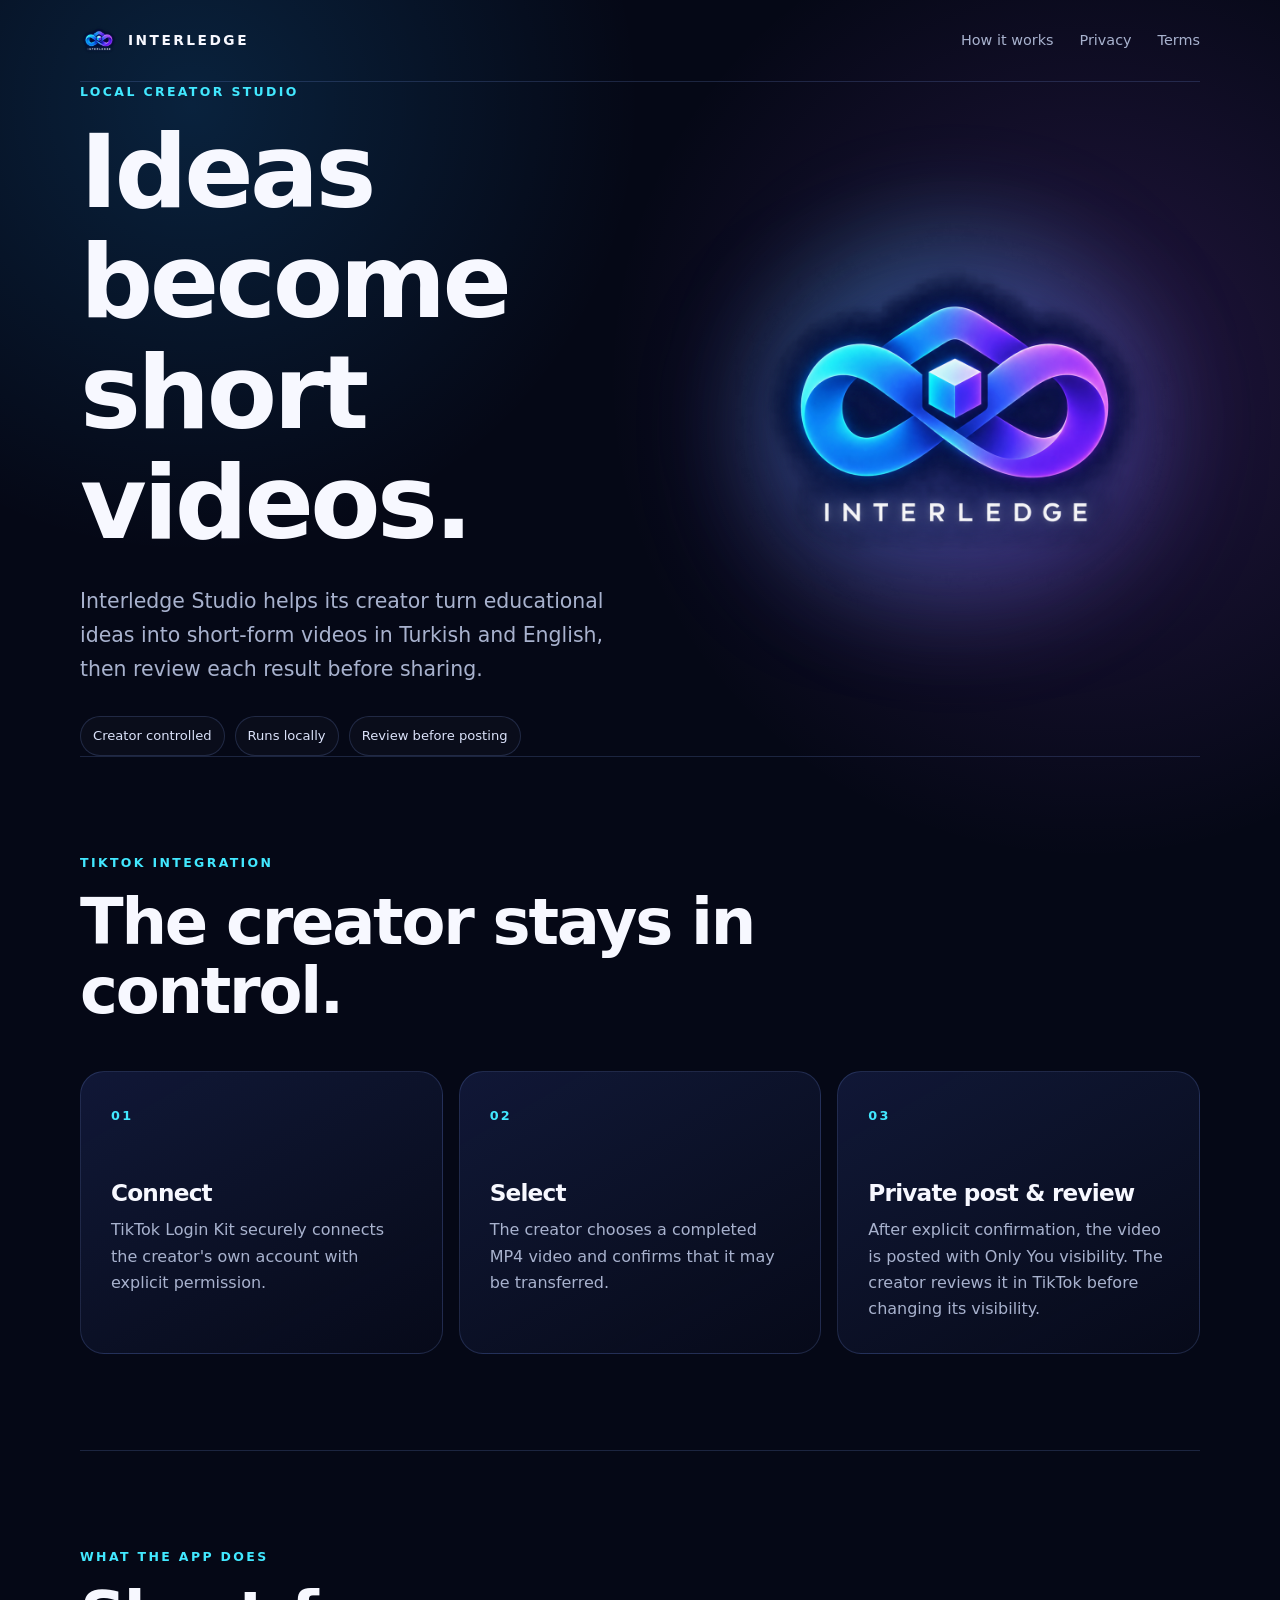
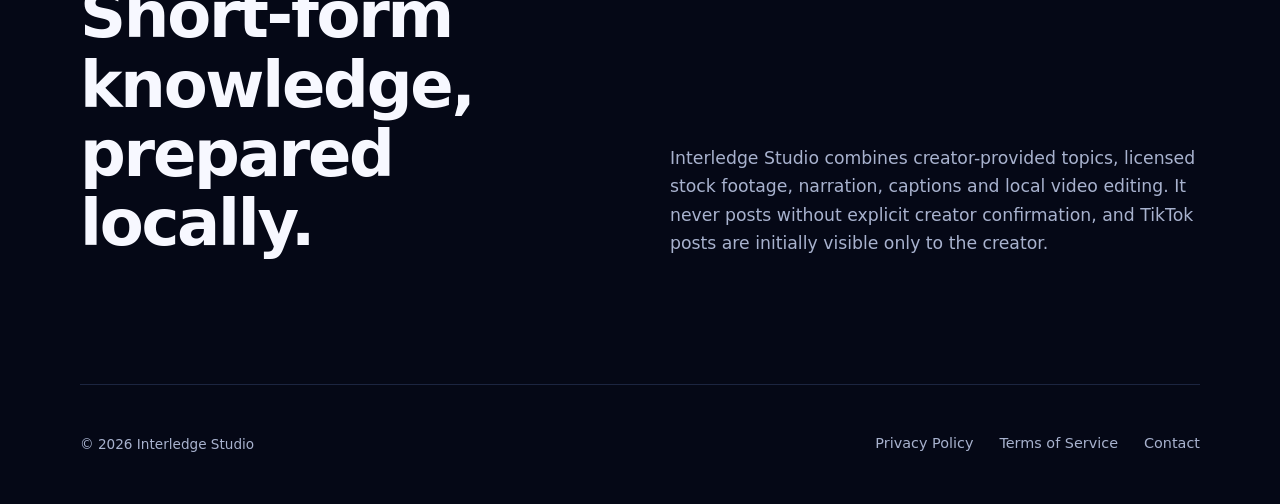
<file: index.html>
<!doctype html>
<html lang="en">
<head>
  <meta charset="utf-8">
  <meta name="viewport" content="width=device-width, initial-scale=1">
  <meta name="description" content="Interledge Studio creates short educational videos and lets creators privately publish selected videos to their own TikTok profile for review.">
  <meta name="theme-color" content="#050816">
  <title>Interledge Studio</title>
  <link rel="icon" type="image/svg+xml" href="favicon.svg">
  <link rel="stylesheet" href="styles.css">
</head>
<body>
  <header class="site-header">
    <a class="brand" href="./" aria-label="Interledge Studio home">
      <img src="interledge-logo.png" alt="Interledge logo">
      <span>INTERLEDGE</span>
    </a>
    <nav aria-label="Main navigation">
      <a href="#how-it-works">How it works</a>
      <a href="privacy.html">Privacy</a>
      <a href="terms.html">Terms</a>
    </nav>
  </header>

  <main>
    <section class="hero">
      <div class="hero-copy">
        <p class="eyebrow">LOCAL CREATOR STUDIO</p>
        <h1>Ideas become short videos.</h1>
        <p class="lead">Interledge Studio helps its creator turn educational ideas into short-form videos in Turkish and English, then review each result before sharing.</p>
        <div class="trust-row" aria-label="Product principles">
          <span>Creator controlled</span>
          <span>Runs locally</span>
          <span>Review before posting</span>
        </div>
      </div>
      <div class="hero-mark" aria-hidden="true">
        <div class="halo"></div>
        <img src="interledge-logo.png" alt="">
      </div>
    </section>

    <section class="section" id="how-it-works">
      <div class="section-heading">
        <p class="eyebrow">TIKTOK INTEGRATION</p>
        <h2>The creator stays in control.</h2>
      </div>
      <div class="steps">
        <article><b>01</b><h3>Connect</h3><p>TikTok Login Kit securely connects the creator's own account with explicit permission.</p></article>
        <article><b>02</b><h3>Select</h3><p>The creator chooses a completed MP4 video and confirms that it may be transferred.</p></article>
        <article><b>03</b><h3>Private post & review</h3><p>After explicit confirmation, the video is posted with Only You visibility. The creator reviews it in TikTok before changing its visibility.</p></article>
      </div>
    </section>

    <section class="section product-note">
      <div>
        <p class="eyebrow">WHAT THE APP DOES</p>
        <h2>Short-form knowledge, prepared locally.</h2>
      </div>
      <p>Interledge Studio combines creator-provided topics, licensed stock footage, narration, captions and local video editing. It never posts without explicit creator confirmation, and TikTok posts are initially visible only to the creator.</p>
    </section>
  </main>

  <footer>
    <span>© 2026 Interledge Studio</span>
    <div><a href="privacy.html">Privacy Policy</a><a href="terms.html">Terms of Service</a><a href="https://github.com/Winstonboxx" rel="noreferrer">Contact</a></div>
  </footer>
</body>
</html>
</file>
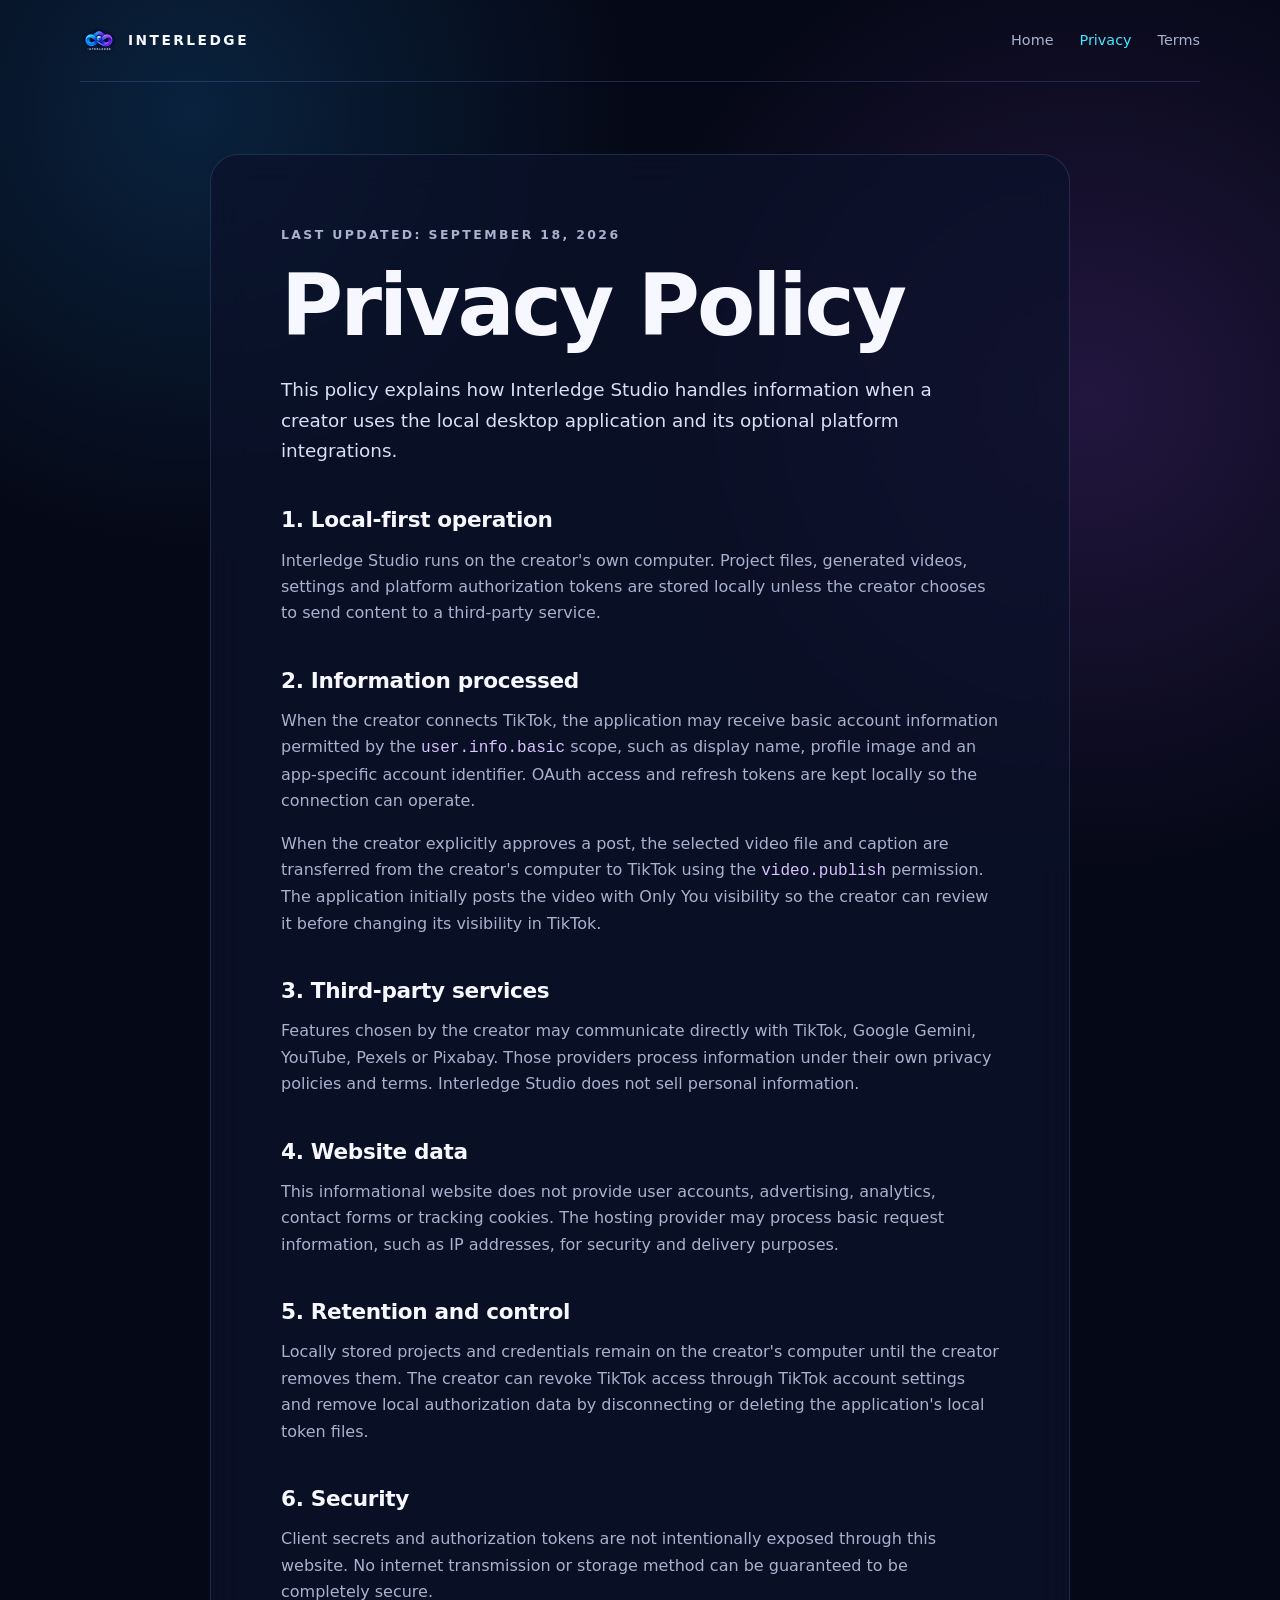
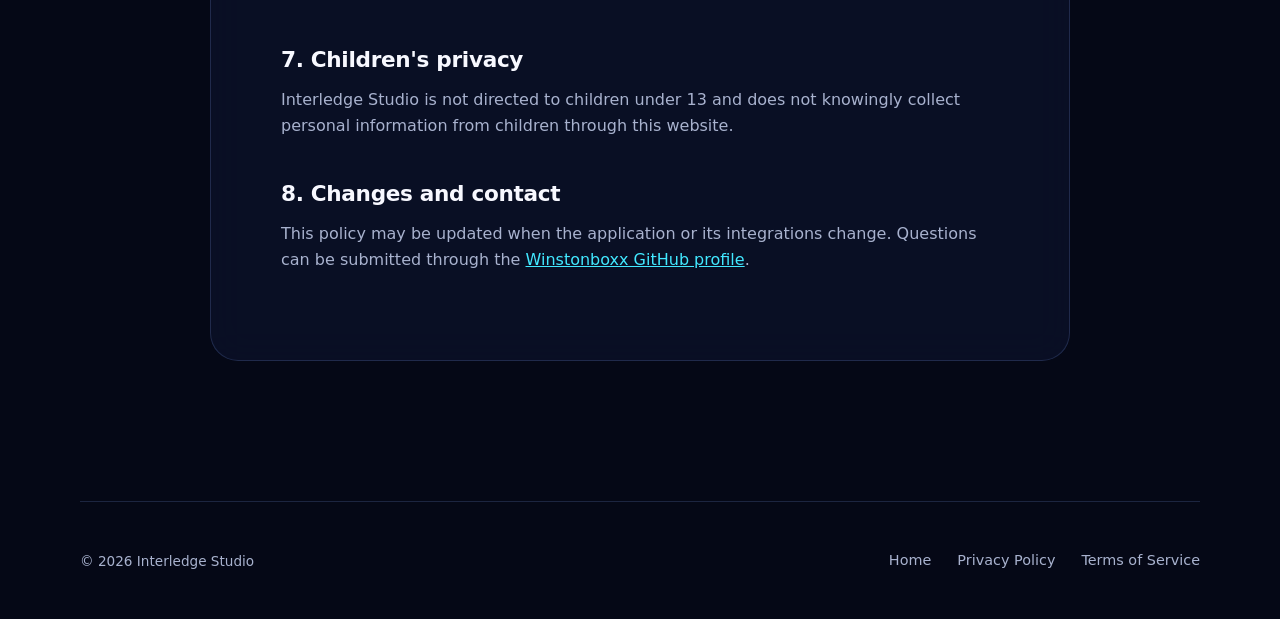
<file: privacy.html>
<!doctype html>
<html lang="en">
<head>
  <meta charset="utf-8">
  <meta name="viewport" content="width=device-width, initial-scale=1">
  <meta name="description" content="Privacy Policy for Interledge Studio.">
  <meta name="theme-color" content="#050816">
  <title>Privacy Policy — Interledge Studio</title>
  <link rel="icon" type="image/svg+xml" href="favicon.svg">
  <link rel="stylesheet" href="styles.css">
</head>
<body>
  <header class="site-header">
    <a class="brand" href="index.html" aria-label="Interledge Studio home"><img src="interledge-logo.png" alt="Interledge logo"><span>INTERLEDGE</span></a>
    <nav aria-label="Main navigation"><a href="index.html">Home</a><a class="active" href="privacy.html">Privacy</a><a href="terms.html">Terms</a></nav>
  </header>
  <main class="legal-wrap">
    <article class="legal-card">
      <p class="eyebrow">LAST UPDATED: SEPTEMBER 18, 2026</p>
      <h1>Privacy Policy</h1>
      <p class="intro">This policy explains how Interledge Studio handles information when a creator uses the local desktop application and its optional platform integrations.</p>

      <h2>1. Local-first operation</h2>
      <p>Interledge Studio runs on the creator's own computer. Project files, generated videos, settings and platform authorization tokens are stored locally unless the creator chooses to send content to a third-party service.</p>

      <h2>2. Information processed</h2>
      <p>When the creator connects TikTok, the application may receive basic account information permitted by the <code>user.info.basic</code> scope, such as display name, profile image and an app-specific account identifier. OAuth access and refresh tokens are kept locally so the connection can operate.</p>
      <p>When the creator explicitly approves a post, the selected video file and caption are transferred from the creator's computer to TikTok using the <code>video.publish</code> permission. The application initially posts the video with Only You visibility so the creator can review it before changing its visibility in TikTok.</p>

      <h2>3. Third-party services</h2>
      <p>Features chosen by the creator may communicate directly with TikTok, Google Gemini, YouTube, Pexels or Pixabay. Those providers process information under their own privacy policies and terms. Interledge Studio does not sell personal information.</p>

      <h2>4. Website data</h2>
      <p>This informational website does not provide user accounts, advertising, analytics, contact forms or tracking cookies. The hosting provider may process basic request information, such as IP addresses, for security and delivery purposes.</p>

      <h2>5. Retention and control</h2>
      <p>Locally stored projects and credentials remain on the creator's computer until the creator removes them. The creator can revoke TikTok access through TikTok account settings and remove local authorization data by disconnecting or deleting the application's local token files.</p>

      <h2>6. Security</h2>
      <p>Client secrets and authorization tokens are not intentionally exposed through this website. No internet transmission or storage method can be guaranteed to be completely secure.</p>

      <h2>7. Children's privacy</h2>
      <p>Interledge Studio is not directed to children under 13 and does not knowingly collect personal information from children through this website.</p>

      <h2>8. Changes and contact</h2>
      <p>This policy may be updated when the application or its integrations change. Questions can be submitted through the <a href="https://github.com/Winstonboxx" rel="noreferrer">Winstonboxx GitHub profile</a>.</p>
    </article>
  </main>
  <footer><span>© 2026 Interledge Studio</span><div><a href="index.html">Home</a><a href="privacy.html">Privacy Policy</a><a href="terms.html">Terms of Service</a></div></footer>
</body>
</html>
</file>
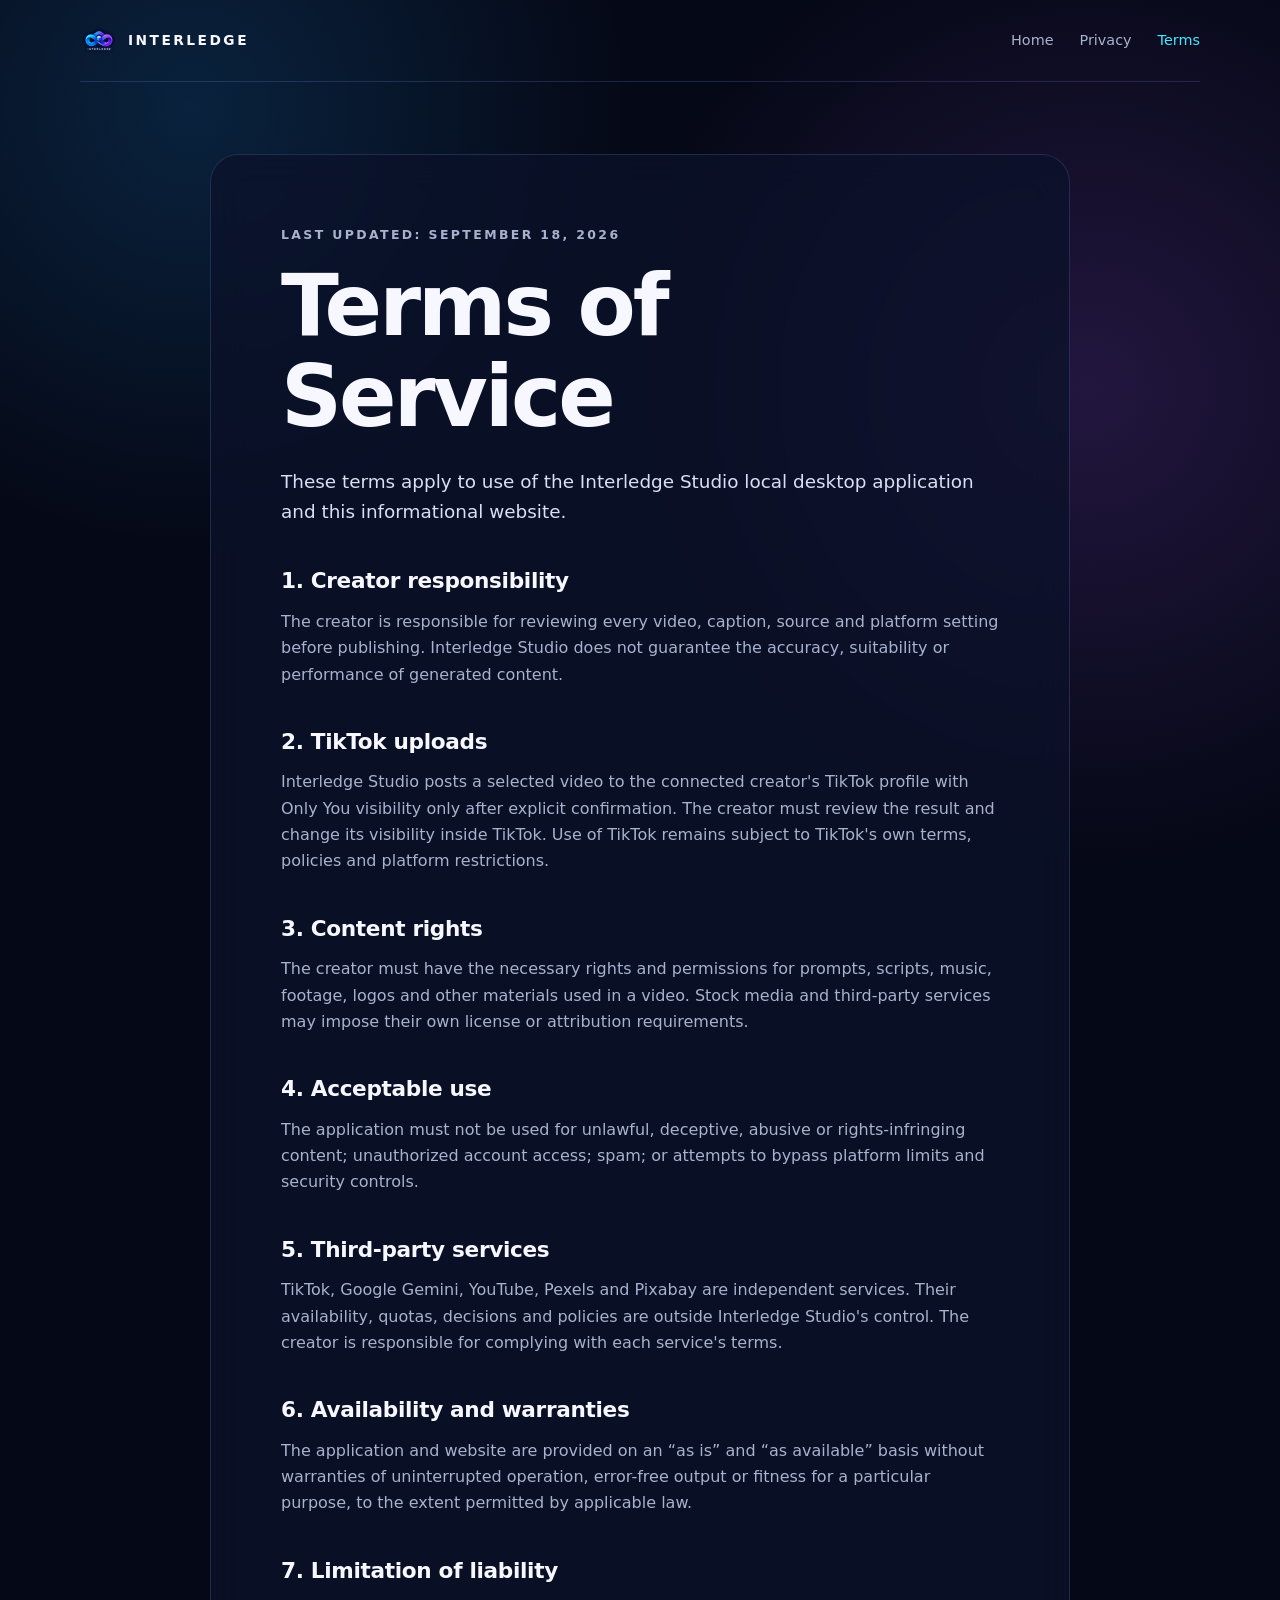
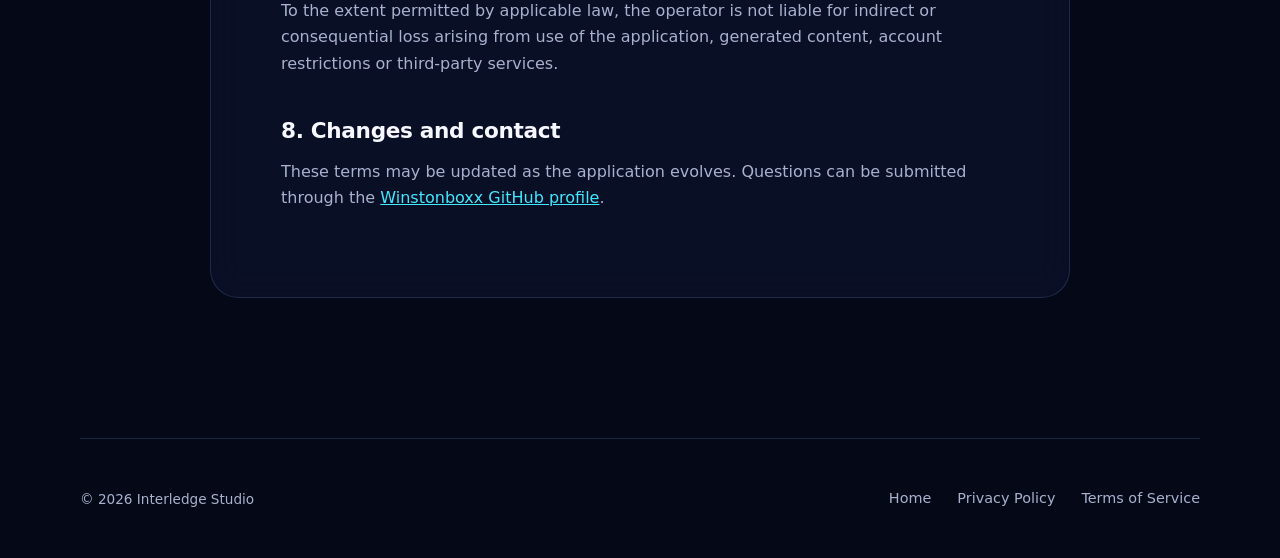
<file: terms.html>
<!doctype html>
<html lang="en">
<head>
  <meta charset="utf-8">
  <meta name="viewport" content="width=device-width, initial-scale=1">
  <meta name="description" content="Terms of Service for Interledge Studio.">
  <meta name="theme-color" content="#050816">
  <title>Terms of Service — Interledge Studio</title>
  <link rel="icon" type="image/svg+xml" href="favicon.svg">
  <link rel="stylesheet" href="styles.css">
</head>
<body>
  <header class="site-header">
    <a class="brand" href="index.html" aria-label="Interledge Studio home"><img src="interledge-logo.png" alt="Interledge logo"><span>INTERLEDGE</span></a>
    <nav aria-label="Main navigation"><a href="index.html">Home</a><a href="privacy.html">Privacy</a><a class="active" href="terms.html">Terms</a></nav>
  </header>
  <main class="legal-wrap">
    <article class="legal-card">
      <p class="eyebrow">LAST UPDATED: SEPTEMBER 18, 2026</p>
      <h1>Terms of Service</h1>
      <p class="intro">These terms apply to use of the Interledge Studio local desktop application and this informational website.</p>

      <h2>1. Creator responsibility</h2>
      <p>The creator is responsible for reviewing every video, caption, source and platform setting before publishing. Interledge Studio does not guarantee the accuracy, suitability or performance of generated content.</p>

      <h2>2. TikTok uploads</h2>
      <p>Interledge Studio posts a selected video to the connected creator's TikTok profile with Only You visibility only after explicit confirmation. The creator must review the result and change its visibility inside TikTok. Use of TikTok remains subject to TikTok's own terms, policies and platform restrictions.</p>

      <h2>3. Content rights</h2>
      <p>The creator must have the necessary rights and permissions for prompts, scripts, music, footage, logos and other materials used in a video. Stock media and third-party services may impose their own license or attribution requirements.</p>

      <h2>4. Acceptable use</h2>
      <p>The application must not be used for unlawful, deceptive, abusive or rights-infringing content; unauthorized account access; spam; or attempts to bypass platform limits and security controls.</p>

      <h2>5. Third-party services</h2>
      <p>TikTok, Google Gemini, YouTube, Pexels and Pixabay are independent services. Their availability, quotas, decisions and policies are outside Interledge Studio's control. The creator is responsible for complying with each service's terms.</p>

      <h2>6. Availability and warranties</h2>
      <p>The application and website are provided on an “as is” and “as available” basis without warranties of uninterrupted operation, error-free output or fitness for a particular purpose, to the extent permitted by applicable law.</p>

      <h2>7. Limitation of liability</h2>
      <p>To the extent permitted by applicable law, the operator is not liable for indirect or consequential loss arising from use of the application, generated content, account restrictions or third-party services.</p>

      <h2>8. Changes and contact</h2>
      <p>These terms may be updated as the application evolves. Questions can be submitted through the <a href="https://github.com/Winstonboxx" rel="noreferrer">Winstonboxx GitHub profile</a>.</p>
    </article>
  </main>
  <footer><span>© 2026 Interledge Studio</span><div><a href="index.html">Home</a><a href="privacy.html">Privacy Policy</a><a href="terms.html">Terms of Service</a></div></footer>
</body>
</html>
</file>
<file: styles.css>
:root {
  color-scheme: dark;
  --bg: #050816;
  --surface: rgba(12, 18, 42, .74);
  --line: rgba(132, 166, 255, .18);
  --text: #f7f8ff;
  --muted: #a8b2ce;
  --cyan: #42e8ff;
  --violet: #a855f7;
  --max: 1120px;
}
* { box-sizing: border-box; }
html { scroll-behavior: smooth; }
body {
  margin: 0;
  min-height: 100vh;
  color: var(--text);
  background:
    radial-gradient(circle at 15% 5%, rgba(30, 163, 255, .17), transparent 28rem),
    radial-gradient(circle at 85% 18%, rgba(168, 85, 247, .18), transparent 30rem),
    var(--bg);
  font-family: Inter, ui-sans-serif, system-ui, -apple-system, BlinkMacSystemFont, "Segoe UI", sans-serif;
  font-size: 16px;
  line-height: 1.65;
}
a { color: inherit; }
.site-header, footer {
  width: min(calc(100% - 40px), var(--max));
  margin: 0 auto;
  display: flex;
  align-items: center;
  justify-content: space-between;
  gap: 24px;
}
.site-header { min-height: 82px; border-bottom: 1px solid var(--line); }
.brand { display: inline-flex; align-items: center; gap: 10px; color: var(--text); text-decoration: none; font-size: .86rem; font-weight: 800; letter-spacing: .18em; }
.brand img { width: 38px; height: 38px; border-radius: 11px; object-fit: cover; }
nav, footer div { display: flex; align-items: center; gap: 26px; }
nav a, footer a { color: var(--muted); text-decoration: none; font-size: .9rem; }
nav a:hover, nav a.active, footer a:hover { color: var(--cyan); }
main { width: min(calc(100% - 40px), var(--max)); margin: 0 auto; }
.hero { min-height: 640px; display: grid; grid-template-columns: 1.08fr .92fr; align-items: center; gap: 54px; }
.eyebrow { margin: 0 0 14px; color: var(--cyan); font-size: .78rem; font-weight: 800; letter-spacing: .19em; }
h1, h2, h3 { line-height: 1.08; letter-spacing: -.035em; }
h1 { max-width: 780px; margin: 0; font-size: clamp(3.4rem, 8vw, 6.8rem); }
.lead { max-width: 650px; margin: 26px 0 0; color: var(--muted); font-size: clamp(1.05rem, 2vw, 1.28rem); }
.trust-row { display: flex; flex-wrap: wrap; gap: 10px; margin-top: 30px; }
.trust-row span { padding: 8px 12px; border: 1px solid var(--line); border-radius: 999px; color: #dbe2fa; background: rgba(255,255,255,.025); font-size: .82rem; }
.hero-mark { position: relative; display: grid; place-items: center; min-height: 440px; }
.hero-mark img { position: relative; z-index: 1; width: min(100%, 440px); border-radius: 32%; filter: drop-shadow(0 20px 70px rgba(81, 94, 255, .35)); }
.halo { position: absolute; width: 78%; aspect-ratio: 1; border-radius: 50%; background: linear-gradient(135deg, rgba(66,232,255,.28), rgba(168,85,247,.25)); filter: blur(50px); }
.section { padding: 96px 0; border-top: 1px solid var(--line); }
.section-heading { max-width: 720px; }
.section h2 { margin: 0; font-size: clamp(2.2rem, 5vw, 4rem); }
.steps { display: grid; grid-template-columns: repeat(3, 1fr); gap: 16px; margin-top: 45px; }
.steps article { min-height: 260px; padding: 30px; border: 1px solid var(--line); border-radius: 24px; background: linear-gradient(150deg, rgba(20,29,65,.76), rgba(8,11,27,.72)); }
.steps b { color: var(--cyan); font-size: .8rem; letter-spacing: .18em; }
.steps h3 { margin: 52px 0 12px; font-size: 1.45rem; }
.steps p, .product-note > p { margin: 0; color: var(--muted); }
.product-note { display: grid; grid-template-columns: 1fr 1fr; align-items: end; gap: 60px; }
.product-note > p { font-size: 1.08rem; }
footer { min-height: 120px; margin-top: 30px; border-top: 1px solid var(--line); color: var(--muted); font-size: .85rem; }
.legal-wrap { max-width: 860px; padding: 72px 0 110px; }
.legal-card { padding: clamp(28px, 6vw, 70px); border: 1px solid var(--line); border-radius: 28px; background: var(--surface); backdrop-filter: blur(18px); }
.legal-card h1 { font-size: clamp(2.7rem, 7vw, 5.3rem); margin-bottom: 24px; }
.legal-card .intro { color: #d9e0f5; font-size: 1.15rem; }
.legal-card h2 { margin: 42px 0 10px; font-size: 1.35rem; letter-spacing: -.015em; }
.legal-card p { color: var(--muted); }
.legal-card a { color: var(--cyan); }
code { color: #d9c4ff; }
@media (max-width: 760px) {
  .site-header { min-height: 74px; }
  .site-header nav a:first-child { display: none; }
  nav { gap: 14px; }
  .hero { min-height: auto; grid-template-columns: 1fr; padding: 90px 0 70px; }
  .hero-mark { min-height: 270px; order: -1; }
  .hero-mark img { width: 270px; }
  h1 { font-size: clamp(3rem, 15vw, 5rem); }
  .steps, .product-note { grid-template-columns: 1fr; }
  .steps article { min-height: 220px; }
  .section { padding: 72px 0; }
  footer { align-items: flex-start; flex-direction: column; justify-content: center; padding: 28px 0; }
  footer div { flex-wrap: wrap; gap: 12px 20px; }
}
@media (max-width: 430px) {
  .site-header, main, footer { width: min(calc(100% - 28px), var(--max)); }
  .brand span { display: none; }
  .legal-card { border-radius: 20px; }
}
</file>
